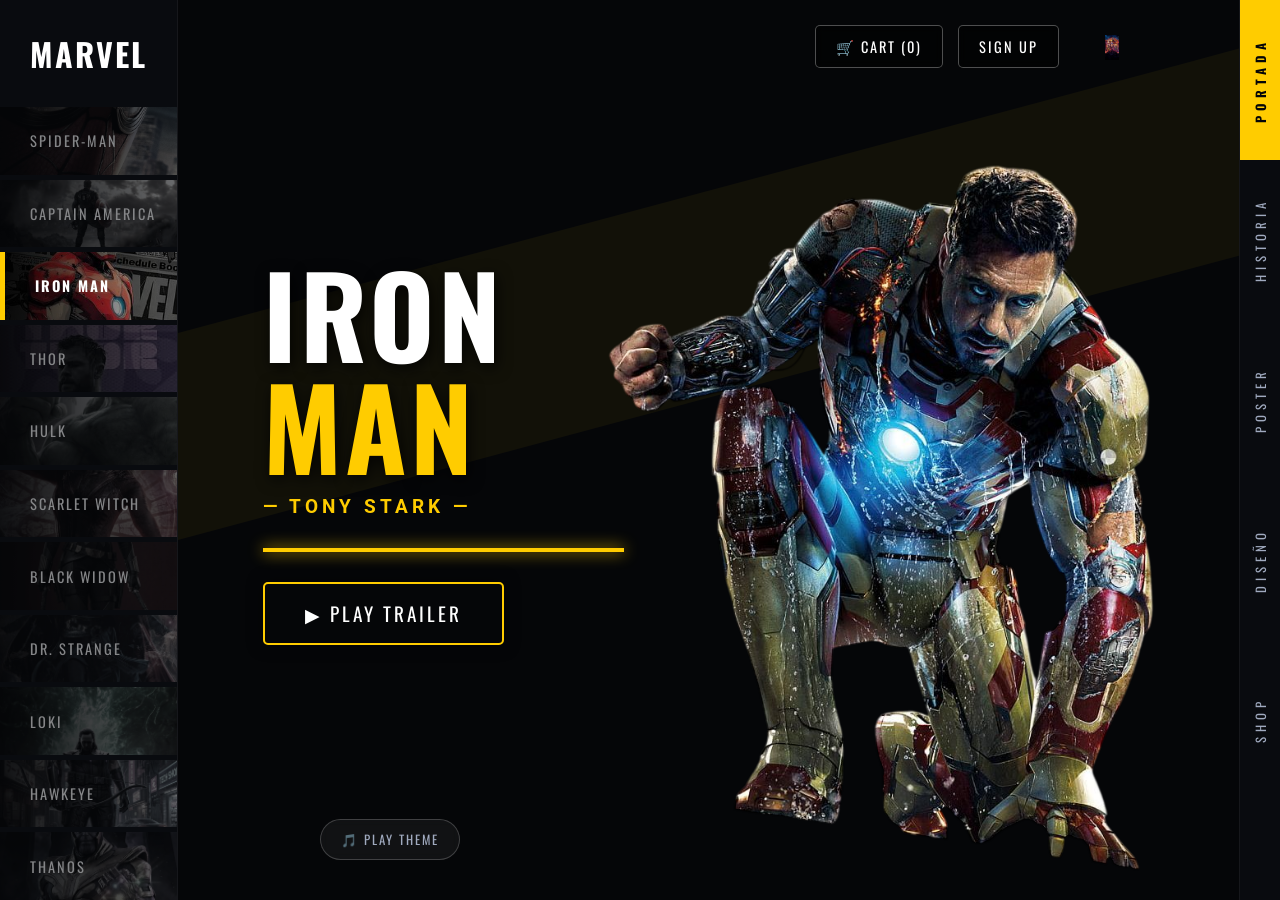
<file: templates/index.html>
<!DOCTYPE html>
<html lang="en">
<head>
    <meta charset="UTF-8">
    <title>Marvel Cinematic Interface</title>
    <link href="https://fonts.googleapis.com/css2?family=Oswald:wght@300;400;700&family=Roboto:wght@300;400;700&display=swap" rel="stylesheet">
    
    <style>
        /* =========================================
           CSS STYLING - CINEMATIC DASHBOARD
        ========================================= */
        :root {
            --theme-color: #ffcc00; 
            --bg-dark: #0a0c10;
            --bg-darker: #050608;
            --text-light: #a0aabf;
        }

        body.theme-thor { --theme-color: #4da6ff; }
        body.theme-captain_america { --theme-color: #005bbb; }
        body.theme-iron_man { --theme-color: #ffcc00; }
        body.theme-hulk { --theme-color: #39ff14; }
        body.theme-spiderman { --theme-color: #e23636; }
        body.theme-scarlet_witch { --theme-color: #d90429; }
        body.theme-black_widow { --theme-color: #c70039; }
        body.theme-doctor_strange { --theme-color: #8a2be2; }
        body.theme-thanos { --theme-color: #6a0dad; }
        body.theme-loki { --theme-color: #ff6f61; }
        body.theme-hawkeye { --theme-color: #ff6f61; } 

        * { box-sizing: border-box; margin: 0; padding: 0; }

        body {
            background-color: var(--bg-darker);
            color: white;
            font-family: 'Roboto', sans-serif;
            height: 100vh;
            width: 100vw;
            overflow: hidden;
            display: flex;
            transition: background 0.5s ease;
        }

        /* =========================================
           EPIC CINEMATIC ANIMATIONS
        ========================================= */
        
        /* 1. Continuous Floating Effect */
        @keyframes hoverFloat {
            0% { transform: translateY(0); }
            50% { transform: translateY(-15px); }
            100% { transform: translateY(0); }
        }

        /* 2. Holographic Scan Reveal */
        @keyframes holoReveal {
            0% { 
                clip-path: inset(100% 0 0 0); 
                opacity: 0; 
                filter: brightness(2) drop-shadow(0 0 20px var(--theme-color)); 
            }
            50% { 
                filter: brightness(1.5) drop-shadow(0 0 10px var(--theme-color)); 
            }
            100% { 
                clip-path: inset(0 0 0 0); 
                opacity: 1; 
                filter: brightness(1) drop-shadow(0 0 0 transparent); 
            }
        }

        .holo-anim {
            animation: holoReveal 0.8s cubic-bezier(0.16, 1, 0.3, 1) forwards;
        }

        /* 3. High-Tech Text Glitch */
        @keyframes techGlitch {
            0%, 96%, 98%, 100% { transform: translate(0); opacity: 1; text-shadow: none; }
            97% { transform: translate(-2px, 2px); opacity: 0.9; text-shadow: 3px 0px red, -3px 0px cyan; }
            99% { transform: translate(2px, -2px); opacity: 0.8; text-shadow: -3px 0px red, 3px 0px cyan; }
        }

        .glitch-text {
            animation: techGlitch 4s infinite;
        }

        /* =========================================
           CINEMATIC SPARKS BACKGROUND
        ========================================= */
        .sparks-container {
            position: fixed; top: 0; left: 0; width: 100vw; height: 100vh;
            pointer-events: none; z-index: 0; overflow: hidden;
        }
        .spark { position: absolute; bottom: -100vh; background: transparent; border-radius: 50%; }

        .layer1 {
            width: 2px; height: 2px;
            box-shadow: 20vw 10vh 2px var(--theme-color), 40vw 30vh 2px var(--theme-color), 60vw 5vh 2px var(--theme-color), 80vw 50vh 2px var(--theme-color), 10vw 80vh 2px var(--theme-color), 90vw 20vh 2px var(--theme-color), 30vw 90vh 2px var(--theme-color), 70vw 70vh 2px var(--theme-color);
            animation: sparks-rise 15s linear infinite; opacity: 0.8;
        }
        .layer2 {
            width: 3px; height: 3px;
            box-shadow: 15vw 15vh 3px var(--theme-color), 45vw 45vh 3px var(--theme-color), 75vw 25vh 3px var(--theme-color), 85vw 85vh 3px var(--theme-color), 5vw 60vh 3px var(--theme-color), 95vw 40vh 3px var(--theme-color), 25vw 75vh 3px var(--theme-color), 65vw 10vh 3px var(--theme-color);
            animation: sparks-rise 25s linear infinite; opacity: 0.5;
        }
        .layer3 {
            width: 5px; height: 5px;
            box-shadow: 22vw 22vh 5px var(--theme-color), 55vw 55vh 5px var(--theme-color), 88vw 33vh 5px var(--theme-color), 12vw 88vh 5px var(--theme-color);
            animation: sparks-rise 40s linear infinite; opacity: 0.3; filter: blur(2px);
        }
        @keyframes sparks-rise { 0% { transform: translateY(0); } 100% { transform: translateY(-200vh); } }


        /* LEFT SIDEBAR */
        .left-sidebar {
            width: 280px; height: 100vh; background: rgba(10, 12, 16, 0.95); border-right: 1px solid rgba(255, 255, 255, 0.05);
            display: flex; flex-direction: column; z-index: 50; backdrop-filter: blur(10px);
        }
        .brand-logo { padding: 30px; font-family: 'Oswald', sans-serif; font-size: 2rem; font-weight: 700; letter-spacing: 2px; color: white; }
        .thumbnail-list { flex-grow: 1; overflow-y: auto; display: flex; flex-direction: column; gap: 5px; }
        .thumbnail-list::-webkit-scrollbar { display: none; }
        .thumb-item { position: relative; height: 90px; cursor: pointer; overflow: hidden; opacity: 0.5; transition: all 0.3s ease; display: flex; align-items: center; }
        .thumb-item img { position: absolute; width: 100%; height: 100%; object-fit: cover; z-index: 1; filter: grayscale(80%); transition: all 0.3s ease; }
        .thumb-overlay { position: absolute; z-index: 2; width: 100%; height: 100%; background: linear-gradient(90deg, rgba(0,0,0,0.9) 0%, rgba(0,0,0,0.2) 100%); }
        .thumb-name { position: relative; z-index: 3; padding-left: 30px; font-family: 'Oswald', sans-serif; font-size: 0.9rem; letter-spacing: 2px; text-transform: uppercase; }
        .thumb-item:hover { opacity: 0.8; }
        .thumb-item.active { opacity: 1; border-left: 5px solid var(--theme-color); }
        .thumb-item.active img { filter: grayscale(0%); }
        .thumb-item.active .thumb-name { color: white; font-weight: 700; }

        /* MAIN CONTENT AREA */
        .main-content { flex-grow: 1; position: relative; display: flex; flex-direction: column; background-color: #050608; }

        /* Top Right Elements */
        .top-right-logo { position: absolute; top: 35px; right: 120px; height: 25px; z-index: 100; }
        .top-right-logo img { height: 100%; opacity: 0.9; }
        .top-actions { position: absolute; top: 25px; right: 180px; z-index: 100; display: flex; gap: 15px; align-items: center; }
        .signup-btn, .cart-btn-top { color: white; text-decoration: none; font-family: 'Oswald', sans-serif; letter-spacing: 2px; font-size: 0.9rem; padding: 10px 20px; transition: 0.3s; border: 1px solid rgba(255,255,255,0.3); border-radius: 5px; cursor: pointer; background: rgba(0,0,0,0.5); backdrop-filter: blur(5px); }
        .signup-btn:hover, .cart-btn-top:hover { background: var(--theme-color); color: black; border-color: var(--theme-color); }

        /* MASTER TABS */
        .master-tab { display: none; height: 100%; width: 100%; animation: fadeIn 0.4s ease forwards; position: relative; z-index: 10; overflow-y: auto; overflow-x: hidden; scroll-behavior: smooth; }
        .master-tab.active-master { display: block; }
        .master-tab::-webkit-scrollbar { width: 8px; }
        .master-tab::-webkit-scrollbar-track { background: rgba(0,0,0,0.5); }
        .master-tab::-webkit-scrollbar-thumb { background: var(--theme-color); border-radius: 10px; }
        @keyframes fadeIn { from { opacity: 0; transform: translateY(15px); } to { opacity: 1; transform: translateY(0); } }

        /* SCROLLING LAYOUT (BATTLEFIELD STYLE) */
        .scroll-section { position: relative; width: 100%; min-height: 100vh; padding: 100px 8%; display: flex; align-items: center; }
        .hero-section { justify-content: flex-start; }
        
        .movie-info-left { position: relative; z-index: 10; max-width: 500px; }
        .movie-title { font-family: 'Oswald', sans-serif; font-size: 7rem; font-weight: 700; margin: 0; line-height: 1; letter-spacing: 3px; text-transform: uppercase; text-shadow: 2px 4px 15px rgba(0,0,0,0.8); color: white;}
        .character-name { font-size: 1.2rem; color: var(--theme-color); letter-spacing: 4px; margin-top: 15px; font-weight: bold; }
        .divider-line { width: 150%; height: 4px; background-color: var(--theme-color); margin: 30px 0; box-shadow: 0 0 15px var(--theme-color); transition: background-color 0.5s ease; }

        /* Hero Cutout Fix (Contain + Bottom) */
        .hero-bg-cutout {
            position: absolute; right: 5%; bottom: 0; height: 90vh; z-index: 1;
            filter: drop-shadow(-20px 20px 30px rgba(0,0,0,0.8)); pointer-events: none;
            transition: opacity 0.5s ease, transform 0.5s ease;
            object-fit: contain; object-position: center bottom;
        }

        .diagonal-accent { position: absolute; width: 150%; height: 200px; background: var(--theme-color); transform: rotate(-15deg); z-index: 0; opacity: 0.05; transition: background 0.5s ease; }
        .accent-1 { top: 20%; left: -20%; }
        .accent-2 { bottom: -100px; right: -20%; }

        .feature-section { background: rgba(255,255,255,0.02); border-top: 1px solid rgba(255,255,255,0.05); border-bottom: 1px solid rgba(255,255,255,0.05); display: flex; gap: 50px; min-height: 70vh; }
        .feature-image { flex: 1; display: flex; justify-content: center; }
        .feature-image img { max-height: 60vh; border-radius: 10px; filter: drop-shadow(0 20px 30px rgba(0,0,0,0.9)); transition: 0.5s ease; }
        .feature-content { flex: 1; display: flex; flex-direction: column; justify-content: center; }
        .big-header { font-family: 'Oswald', sans-serif; font-size: 2.5rem; line-height: 1.1; margin-bottom: 20px; color: var(--theme-color); letter-spacing: 4px; text-transform: uppercase;}
        .big-header span { color: white; font-size: 1.2rem; display: block; letter-spacing: 5px; margin-top: 10px;}

        .action-btn { background: transparent; color: white; border: 2px solid var(--theme-color); padding: 15px 40px; font-family: 'Oswald', sans-serif; font-size: 1.2rem; letter-spacing: 3px; cursor: pointer; transition: all 0.3s; width: fit-content; text-transform: uppercase; box-shadow: 0 0 15px rgba(0,0,0,0.5); border-radius: 5px; }
        .action-btn:hover { background: var(--theme-color); color: black; transform: scale(1.05); box-shadow: 0 0 25px var(--theme-color); }

        .centerpiece-section { display: flex; justify-content: space-between; align-items: center; min-height: 80vh; text-align: center; }
        .side-text-block { flex: 1; text-align: left; padding: 0 40px; }
        .side-text-block.right { text-align: right; }
        .side-text-block h3 { font-family: 'Oswald', sans-serif; font-size: 1.5rem; color: white; letter-spacing: 2px; margin-bottom: 15px; text-transform: uppercase; }
        .side-text-block p { color: var(--text-light); font-size: 0.95rem; line-height: 1.6; }
        .center-focus { flex: 1; position: relative; display: flex; justify-content: center; align-items: center; height: 600px; }
        .center-bg-box { position: absolute; width: 250px; height: 400px; background: var(--theme-color); z-index: 1; transition: 0.5s ease; border-radius: 10px; opacity: 0.8;}
        .center-focus img { position: relative; z-index: 2; height: 110%; filter: drop-shadow(0px 20px 20px rgba(0,0,0,0.8)); transition: 0.5s ease; object-fit: contain;}

        .roster-section { flex-direction: column; align-items: flex-start; padding-bottom: 150px; }
        .roster-grid { display: flex; gap: 20px; width: 100%; margin-top: 50px; justify-content: space-between; }
        .roster-card { flex: 1; background: rgba(255,255,255,0.03); border: 1px solid rgba(255,255,255,0.1); height: 500px; display: flex; flex-direction: column; transition: transform 0.2s ease-out, box-shadow 0.2s ease-out; cursor: pointer; position: relative; overflow: hidden; transform-style: preserve-3d; perspective: 1000px;}
        .roster-card:hover { transform: rotateX(5deg) rotateY(-5deg) scale(1.05); box-shadow: -15px 15px 30px rgba(0,0,0, 0.4); border-color: var(--theme-color); z-index: 10; background: rgba(255,255,255,0.08); }
        .roster-card-img { height: 70%; width: 100%; background: rgba(0,0,0,0.5); display: flex; justify-content: center; align-items: center; padding: 20px; }
        .roster-card-img img { max-height: 100%; max-width: 100%; object-fit: contain; opacity: 0.8; transition: 0.3s; }
        .roster-card:hover .roster-card-img img { opacity: 1; transform: scale(1.1); }
        .roster-card-info { padding: 20px; border-top: 1px solid rgba(255,255,255,0.05); }
        .roster-card-info h4 { font-family: 'Oswald', sans-serif; font-size: 1.2rem; color: white; letter-spacing: 2px; margin-bottom: 10px; }
        .stat-bar { display: flex; align-items: center; margin-bottom: 5px; font-size: 0.7rem; color: var(--text-light); }
        .stat-bar span { width: 60px; }
        .stat-fill { flex: 1; height: 4px; background: rgba(255,255,255,0.1); margin-left: 10px; position: relative; }
        .stat-fill::after { content: ''; position: absolute; top: 0; left: 0; height: 100%; background: var(--theme-color); transition: 0.5s ease; }

        /* OTHER LAYOUTS & SHOP */
        .character-title { display: flex; flex-direction: column; font-family: 'Oswald', sans-serif; font-size: 8rem; line-height: 0.9; margin-bottom: 30px; text-transform: uppercase; letter-spacing: 5px; }
        .title-bold { font-weight: 700; color: white; }
        .title-light { font-weight: 300; color: var(--theme-color); }
        .full-page-content { padding: 100px; width: 100%; min-height: 100vh; display: flex; flex-direction: column; justify-content: center; background: url('/static/marvel_background.jpg') center top/cover fixed;}
        .full-page-content::before { content: ''; position: absolute; top: 0; left: 0; right: 0; bottom: 0; background: rgba(5,6,8,0.85); z-index: 0; }
        .full-page-content > * { position: relative; z-index: 1; }
        .section-text { font-size: 1.1rem; line-height: 1.8; color: #cacedb; white-space: pre-wrap; max-width: 600px; }
        
        .history-columns { display: column; column-count: 2; column-gap: 50px; margin-top: 30px; }
        .poster-container { display: flex; justify-content: center; align-items: center; min-height: 100vh; width: 100%; background: #050608; }
        .poster-image { height: 80vh; border-radius: 15px; box-shadow: 0 20px 50px rgba(0,0,0,0.9); border: 2px solid rgba(255,255,255,0.1); }
        .hud-grid { display: grid; grid-template-columns: 1fr 1fr; gap: 40px; margin-top: 40px; }
        .hud-box { background: rgba(0, 20, 40, 0.4); border: 1px solid var(--theme-color); padding: 30px; border-radius: 10px; backdrop-filter: blur(5px); }
        .hud-title { font-family: 'Oswald', sans-serif; color: white; letter-spacing: 2px; margin-bottom: 15px; border-bottom: 1px solid rgba(255,255,255,0.2); padding-bottom: 10px; }

        .shop-wrapper { width: 100%; padding: 100px 10%; display: flex; flex-direction: column; align-items: center; min-height: 100vh;}
        .shop-header h2 { font-family: 'Oswald', sans-serif; font-size: 4rem; color: white; letter-spacing: 5px; margin-bottom: 40px; text-transform: uppercase; }
        .product-gallery { display: flex; justify-content: center; gap: 50px; flex-wrap: wrap; width: 100%; }
        .product-item { width: 280px; background: rgba(0,0,0,0.6); border: 1px solid var(--theme-color); border-radius: 10px; padding: 15px; display: flex; flex-direction: column; transition: transform 0.3s ease; backdrop-filter: blur(5px); }
        .product-item:hover { transform: translateY(-5px); box-shadow: 0 10px 20px rgba(0,0,0,0.5); }
        .product-image-box { width: 100%; height: 320px; border-radius: 8px; overflow: hidden; margin-bottom: 20px; background-color: #1a1a1a; }
        .product-image-box img { width: 100%; height: 100%; object-fit: cover; }
        .product-details h3 { font-family: 'Oswald', sans-serif; color: white; font-size: 1.3rem; margin: 0 0 5px 0; }
        .product-price { font-size: 1.1rem; color: var(--text-light); margin-bottom: 15px; font-weight: bold; }
        
        .button-group { display: flex; gap: 10px; width: 100%; margin-top: auto; }
        .cart-btn, .buy-btn { flex: 1; padding: 10px 0; font-family: 'Oswald', sans-serif; font-size: 0.9rem; letter-spacing: 1px; cursor: pointer; transition: 0.3s; border-radius: 4px; text-align: center; text-transform: uppercase; }
        .cart-btn { background: transparent; color: white; border: 1px solid rgba(255, 255, 255, 0.5); }
        .cart-btn:hover { background: rgba(255, 255, 255, 0.1); border-color: white; }
        .buy-btn { background: var(--theme-color, #ffcc00); color: #000; border: 1px solid var(--theme-color, #ffcc00); font-weight: bold; }
        .buy-btn:hover { background: white; border-color: white; color: black; }

        /* CART MODAL STYLES */
        .modal-overlay { display: none; position: fixed; top: 0; left: 0; width: 100%; height: 100%; background-color: rgba(0, 0, 0, 0.85); z-index: 1000; justify-content: center; align-items: center; backdrop-filter: blur(5px); }
        .modal-content { background-color: #0c1015; padding: 40px; border-radius: 10px; width: 500px; max-width: 90%; position: relative; border: 1px solid var(--theme-color); box-shadow: 0 20px 50px rgba(0,0,0,0.8); }
        .close-btn { position: absolute; top: 15px; right: 25px; font-size: 30px; cursor: pointer; color: #a0aabf; transition: 0.3s; }
        .close-btn:hover { color: var(--theme-color); }
        .cart-item-row { display: flex; justify-content: space-between; padding: 15px 0; border-bottom: 1px solid rgba(255,255,255,0.1); align-items: center; }
        .cart-item-name { font-family: 'Oswald', sans-serif; color: white; font-size: 1.1rem; }
        .cart-item-price { color: var(--theme-color); font-weight: bold; }

        /* RIGHT SIDEBAR */
        .right-sidebar { width: 80px; height: 100vh; background: rgba(10, 12, 16, 0.95); border-left: 1px solid rgba(255, 255, 255, 0.05); display: flex; flex-direction: column; align-items: center; z-index: 50; position: relative; }
        .v-nav-item { width: 100%; height: 160px; display: flex; align-items: center; justify-content: center; cursor: pointer; transition: 0.4s ease; }
        .v-text { writing-mode: vertical-rl; transform: rotate(180deg); font-family: 'Oswald', sans-serif; font-size: 0.8rem; letter-spacing: 5px; color: var(--text-light); pointer-events: none; }
        .v-nav-item:hover .v-text { color: white; }
        .v-nav-item.active-v-nav { background-color: var(--theme-color); }
        .v-nav-item.active-v-nav .v-text { color: var(--bg-darker); font-weight: 700; }

        #music-btn { position: absolute; bottom: 40px; left: 320px; padding: 10px 20px; background: rgba(255, 255, 255, 0.05); color: #a0aabf; border: 1px solid rgba(255, 255, 255, 0.2); border-radius: 30px; font-family: 'Oswald', sans-serif; letter-spacing: 2px; cursor: pointer; font-size: 0.8rem; transition: 0.3s; z-index: 100; backdrop-filter: blur(5px); }
        #music-btn:hover, #music-btn.playing { color: var(--theme-color); border-color: var(--theme-color); }
    </style>
</head>
<body class="theme-iron_man">

    <audio id="theme-song" loop>
        <source src="/static/marvel_theme.mp3" type="audio/mpeg">
    </audio>
    <button id="music-btn" onclick="toggleMusic()">🎵 PLAY THEME</button>

    <div class="sparks-container">
        <div class="spark layer1"></div>
        <div class="spark layer2"></div>
        <div class="spark layer3"></div>
    </div>

    <aside class="left-sidebar">
        <div class="brand-logo">MARVEL</div>
        <div class="thumbnail-list">
            <div class="thumb-item" id="thumb-spiderman" onclick="selectCharacter('spiderman')">
                <img src="/static/spiderman_thumbnail.png" alt="Spider-Man"><div class="thumb-overlay"></div><span class="thumb-name">SPIDER-MAN</span>
            </div>
            <div class="thumb-item" id="thumb-captain_america" onclick="selectCharacter('captain_america')">
                <img src="/static/cap_thumbnail.png" alt="Cap"><div class="thumb-overlay"></div><span class="thumb-name">CAPTAIN AMERICA</span>
            </div>
            <div class="thumb-item active" id="thumb-iron_man" onclick="selectCharacter('iron_man')">
                <img src="/static/ironman_thumbnail.png" alt="Iron Man"><div class="thumb-overlay"></div><span class="thumb-name">IRON MAN</span>
            </div>
            <div class="thumb-item" id="thumb-thor" onclick="selectCharacter('thor')">
                <img src="/static/thor_thumbnail.png" alt="Thor"><div class="thumb-overlay"></div><span class="thumb-name">THOR</span>
            </div>
            <div class="thumb-item" id="thumb-hulk" onclick="selectCharacter('hulk')">
                <img src="/static/hulk_thumbnail.png" alt="Hulk"><div class="thumb-overlay"></div><span class="thumb-name">HULK</span>
            </div>
            <div class="thumb-item" id="thumb-scarlet_witch" onclick="selectCharacter('scarlet_witch')">
                <img src="/static/scarlet_witch_thumbnail.png" alt="Scarlet"><div class="thumb-overlay"></div><span class="thumb-name">SCARLET WITCH</span>
            </div>
            <div class="thumb-item" id="thumb-black_widow" onclick="selectCharacter('black_widow')">
                <img src="/static/black_widow_thumbnail.png" alt="Black Widow"><div class="thumb-overlay"></div><span class="thumb-name">BLACK WIDOW</span>
            </div>
            <div class="thumb-item" id="thumb-dr_strange" onclick="selectCharacter('dr_strange')">
                <img src="/static/dr_strange_thumbnail.png" alt="Dr. Strange"><div class="thumb-overlay"></div><span class="thumb-name">DR. STRANGE</span>
            </div>
            <div class="thumb-item" id="thumb-loki" onclick="selectCharacter('loki')">
                <img src="/static/loki_thumbnail.png" alt="Loki"><div class="thumb-overlay"></div><span class="thumb-name">LOKI</span>
            </div>
            <div class="thumb-item" id="thumb-hawkeye" onclick="selectCharacter('hawkeye')">
                <img src="/static/hawkeye_thumbnail.png" alt="Hawkeye"><div class="thumb-overlay"></div><span class="thumb-name">HAWKEYE</span>
            </div>
            <div class="thumb-item" id="thumb-thanos" onclick="selectCharacter('thanos')">
                <img src="/static/thanos_thumbnail.png" alt="Thanos"><div class="thumb-overlay"></div><span class="thumb-name">THANOS</span>
            </div>
        </div>
    </aside>

    <main class="main-content">
        
        <div class="top-right-logo">
            <img src="/static/avenger.jpg" alt="Marvel Logo" onerror="this.style.display='none'">
        </div>

        <div class="top-actions">
            <a class="cart-btn-top" onclick="toggleCartModal(true)">🛒 CART (<span id="cart-count">0</span>)</a>
            <a href="/signup" id="auth-btn" class="signup-btn">SIGN UP</a>
        </div>

        <div id="master-portada" class="master-tab active-master">
            <div class="diagonal-accent accent-1"></div>
            
            <div class="scroll-section hero-section">
                <div class="movie-info-left">
                    <h1 class="movie-title glitch-text">
                        <span id="title-first">IRON</span> <br> <span id="title-second" style="color: var(--theme-color);">MAN</span>
                    </h1>
                    <p class="character-name">— <span id="realName">TONY STARK</span> —</p>
                    
                    <div class="divider-line"></div>
                    
                    <button id="playTrailerBtn" class="action-btn">
                        ▶ PLAY TRAILER
                    </button>
                </div>
                
                <img class="hero-bg-cutout holo-anim" id="detail-image" src="/static/ironman_cutout.png" alt="Hero Standee" style="animation: hoverFloat 6s ease-in-out infinite, holoReveal 0.8s forwards;">
            </div>

            <div class="scroll-section feature-section">
                <div class="feature-image">
                    <img id="feature-image" src="/static/ironman_thumbnail.png" alt="Suit Display">
                </div>
                <div class="feature-content">
                    <h2 class="big-header">OFFICIAL ARCHIVES<br><span>DATABASE LOADED</span></h2>
                    <p class="section-text" id="detail-synopsis">After a life-threatening incident, Tony Stark creates a mechanized suit of armor to save his own life and escape captivity. He continues to refine his technology, fighting foes in a high-tech suit.</p>
                </div>
            </div>

            <div class="scroll-section centerpiece-section">
                <div class="diagonal-accent accent-2"></div>
                <div class="side-text-block">
                    <h3>CUSTOMIZE YOUR GEAR</h3>
                    <p>Your journey through the Marvel Universe is entirely unique. Review the tactical data and prepare for the battle ahead.</p>
                </div>
                <div class="center-focus">
                    <div class="center-bg-box"></div>
                    <img id="center-image" src="/static/ironman_cutout.png" alt="Center Hero">
                </div>
                <div class="side-text-block right">
                    <h3>NEVER BE THE SAME</h3>
                    <p>The most intense, immersive combat experience yet. Every battle is different. Every upgrade matters.</p>
                </div>
            </div>

            <div class="scroll-section roster-section">
                <h2 class="big-header" style="text-align: left;">UPGRADE YOUR<br><span style="color:white; margin-top:0;">ARMORY</span></h2>
                
                <div class="roster-grid">
                    <div class="roster-card">
                        <div class="roster-card-img"><img src="/static/ironman_cutout.png"></div>
                        <div class="roster-card-info">
                            <h4>MARK I ARMOR</h4>
                            <div class="stat-bar"><span>DAMAGE</span><div class="stat-fill" style="width: 80%;"></div></div>
                            <div class="stat-bar"><span>MOBILITY</span><div class="stat-fill" style="width: 30%;"></div></div>
                            <div class="stat-bar"><span>DEFENSE</span><div class="stat-fill" style="width: 90%;"></div></div>
                        </div>
                    </div>
                    <div class="roster-card">
                        <div class="roster-card-img"><img src="/static/spiderman_cutout.png"></div>
                        <div class="roster-card-info">
                            <h4>IRON SPIDER</h4>
                            <div class="stat-bar"><span>DAMAGE</span><div class="stat-fill" style="width: 70%;"></div></div>
                            <div class="stat-bar"><span>MOBILITY</span><div class="stat-fill" style="width: 100%;"></div></div>
                            <div class="stat-bar"><span>DEFENSE</span><div class="stat-fill" style="width: 60%;"></div></div>
                        </div>
                    </div>
                    <div class="roster-card">
                        <div class="roster-card-img"><img src="/static/cap_cutout.png"></div>
                        <div class="roster-card-info">
                            <h4>VIBRANIUM SHIELD</h4>
                            <div class="stat-bar"><span>DAMAGE</span><div class="stat-fill" style="width: 60%;"></div></div>
                            <div class="stat-bar"><span>MOBILITY</span><div class="stat-fill" style="width: 70%;"></div></div>
                            <div class="stat-bar"><span>DEFENSE</span><div class="stat-fill" style="width: 100%;"></div></div>
                        </div>
                    </div>
                    <div class="roster-card">
                        <div class="roster-card-img"><img src="/static/thor_cutout.png"></div>
                        <div class="roster-card-info">
                            <h4>STORMBREAKER</h4>
                            <div class="stat-bar"><span>DAMAGE</span><div class="stat-fill" style="width: 100%;"></div></div>
                            <div class="stat-bar"><span>MOBILITY</span><div class="stat-fill" style="width: 80%;"></div></div>
                            <div class="stat-bar"><span>DEFENSE</span><div class="stat-fill" style="width: 80%;"></div></div>
                        </div>
                    </div>
                </div>
            </div>
        </div>

        <div id="master-historia" class="master-tab">
            <div class="full-page-content">
                <h1 class="character-title glitch-text"><span class="title-bold">COMIC</span><span class="title-light">ORIGIN</span></h1>
                <h2 class="section-header">ARCHIVE RECORDS</h2>
                <div class="history-columns">
                    <p class="section-text" id="detail-history">Database loading...</p>
                </div>
            </div>
        </div>

        <div id="master-poster" class="master-tab">
            <div class="poster-container">
                <img class="poster-image holo-anim" id="detail-poster" src="/static/ironman_thumbnail.png" alt="Movie Poster">
            </div>
        </div>

        <div id="master-diseno" class="master-tab">
            <div class="full-page-content">
                <h1 class="character-title glitch-text"><span class="title-bold">TECH</span><span class="title-light">SPECS</span></h1>
                <div class="hud-grid">
                    <div class="hud-box">
                        <h3 class="hud-title">COMBAT RATING</h3>
                        <p class="section-text" id="detail-combat">Loading...</p>
                    </div>
                    <div class="hud-box">
                        <h3 class="hud-title">SPECIAL ABILITIES</h3>
                        <p class="section-text" id="detail-abilities">Loading...</p>
                    </div>
                </div>
            </div>
        </div>

        <div id="master-shop" class="master-tab">
            <div class="shop-wrapper">
                <div class="shop-header">
                    <h2>MARVEL GEAR</h2>
                </div>
                <div class="product-gallery">
                    <div class="product-item">
                        <div class="product-image-box"><img src="/static/ironman_shirt.png" alt="Iron Man Tech Tee"></div>
                        <div class="product-details">
                            <h3>Iron Man Tech Tee</h3><div class="product-price">₹4,500</div>
                            <div class="button-group">
                                <button class="cart-btn" onclick="addToCart('Iron Man Tech Tee', 4500, event)">ADD TO CART</button>
                                <button class="buy-btn" onclick="initiatePayment(4500)">BUY NOW</button>
                            </div>
                        </div>
                    </div>
                    
                    <div class="product-item">
                        <div class="product-image-box"><img src="/static/spidey_shirt.png" alt="Spider-Man Streetwear"></div>
                        <div class="product-details">
                            <h3>Spider-Man Streetwear</h3><div class="product-price">₹5,600</div>
                            <div class="button-group">
                                <button class="cart-btn" onclick="addToCart('Spider-Man Streetwear', 5600, event)">ADD TO CART</button>
                                <button class="buy-btn" onclick="initiatePayment(5600)">BUY NOW</button>
                            </div>
                        </div>
                    </div>

                    <div class="product-item">
                        <div class="product-image-box"><img src="/static/cap_shirt.png" alt="Captain America Shield Tee"></div>
                        <div class="product-details">
                            <h3>Captain America Shield Tee</h3><div class="product-price">₹4,800</div>
                            <div class="button-group">
                                <button class="cart-btn" onclick="addToCart('Captain America Shield Tee', 4800, event)">ADD TO CART</button>
                                <button class="buy-btn" onclick="initiatePayment(4800)">BUY NOW</button>
                            </div>
                        </div>
                    </div>

                    <div class="product-item">
                        <div class="product-image-box"><img src="/static/loki_shirt.png" alt="God of Mischief Hoodie"></div>
                        <div class="product-details">
                            <h3>God of Mischief Hoodie</h3><div class="product-price">₹5,500</div>
                            <div class="button-group">
                                <button class="cart-btn" onclick="addToCart('God of Mischief Hoodie', 5500, event)">ADD TO CART</button>
                                <button class="buy-btn" onclick="initiatePayment(5500)">BUY NOW</button>
                            </div>
                        </div>
                    </div>

                    <div class="product-item">
                        <div class="product-image-box"><img src="/static/thor_shirt.png" alt="Thor Stormbreaker Tee"></div>
                        <div class="product-details">
                            <h3>Thor Stormbreaker Tee</h3><div class="product-price">₹4,200</div>
                            <div class="button-group">
                                <button class="cart-btn" onclick="addToCart('Thor Stormbreaker Tee', 4200, event)">ADD TO CART</button>
                                <button class="buy-btn" onclick="initiatePayment(4200)">BUY NOW</button>
                            </div>
                        </div>
                    </div>

                    <div class="product-item">
                        <div class="product-image-box"><img src="/static/hulk_shirt.png" alt="Hulk Gamma Graphic Tee"></div>
                        <div class="product-details">
                            <h3>Hulk Gamma Graphic Tee</h3><div class="product-price">₹4,000</div>
                            <div class="button-group">
                                <button class="cart-btn" onclick="addToCart('Hulk Gamma Graphic Tee', 4000, event)">ADD TO CART</button>
                                <button class="buy-btn" onclick="initiatePayment(4000)">BUY NOW</button>
                            </div>
                        </div>
                    </div>

                    <div class="product-item">
                        <div class="product-image-box"><img src="/static/scarlet_witch_shirt.png" alt="Scarlet Witch Chaos Hoodie"></div>
                        <div class="product-details">
                            <h3>Scarlet Witch Chaos Hoodie</h3><div class="product-price">₹5,800</div>
                            <div class="button-group">
                                <button class="cart-btn" onclick="addToCart('Scarlet Witch Chaos Hoodie', 5800, event)">ADD TO CART</button>
                                <button class="buy-btn" onclick="initiatePayment(5800)">BUY NOW</button>
                            </div>
                        </div>
                    </div>

                    <div class="product-item">
                        <div class="product-image-box"><img src="/static/dr_strange_shirt.png" alt="Sanctum Sanctorum Cloak Tee"></div>
                        <div class="product-details">
                            <h3>Sanctum Sanctorum Cloak Tee</h3><div class="product-price">₹4,900</div>
                            <div class="button-group">
                                <button class="cart-btn" onclick="addToCart('Sanctum Sanctorum Cloak Tee', 4900, event)">ADD TO CART</button>
                                <button class="buy-btn" onclick="initiatePayment(4900)">BUY NOW</button>
                            </div>
                        </div>
                    </div>

                    <div class="product-item">
                        <div class="product-image-box"><img src="/static/hawkeye_shirt.png" alt="Hawkeye Bullseye Longsleeve"></div>
                        <div class="product-details">
                            <h3>Hawkeye Bullseye Longsleeve</h3><div class="product-price">₹4,300</div>
                            <div class="button-group">
                                <button class="cart-btn" onclick="addToCart('Hawkeye Bullseye Longsleeve', 4300, event)">ADD TO CART</button>
                                <button class="buy-btn" onclick="initiatePayment(4300)">BUY NOW</button>
                            </div>
                        </div>
                    </div>

                    <div class="product-item">
                        <div class="product-image-box"><img src="/static/thanos_shirt.png" alt="Infinity Gauntlet Heavy Tee"></div>
                        <div class="product-details">
                            <h3>Infinity Gauntlet Heavy Tee</h3><div class="product-price">₹6,000</div>
                            <div class="button-group">
                                <button class="cart-btn" onclick="addToCart('Infinity Gauntlet Heavy Tee', 6000, event)">ADD TO CART</button>
                                <button class="buy-btn" onclick="initiatePayment(6000)">BUY NOW</button>
                            </div>
                        </div>
                    </div>
                </div>
            </div>
        </div>

    </main>

    <aside class="right-sidebar">
        <div id="v-nav-portada" class="v-nav-item active-v-nav" onclick="switchRightTab(event, 'portada')"><span class="v-text">PORTADA</span></div>
        <div id="v-nav-historia" class="v-nav-item" onclick="switchRightTab(event, 'historia')"><span class="v-text">HISTORIA</span></div>
        <div id="v-nav-poster" class="v-nav-item" onclick="switchRightTab(event, 'poster')"><span class="v-text">POSTER</span></div>
        <div id="v-nav-diseno" class="v-nav-item" onclick="switchRightTab(event, 'diseno')"><span class="v-text">DISEÑO</span></div>
        <div id="v-nav-shop" class="v-nav-item" onclick="switchRightTab(event, 'shop')"><span class="v-text">SHOP</span></div>
    </aside>

    <div id="cart-modal" class="modal-overlay">
        <div class="modal-content">
            <span class="close-btn" onclick="toggleCartModal(false)">&times;</span>
            <h2 style="font-family: 'Oswald', sans-serif; font-size: 2rem; color: var(--theme-color); letter-spacing: 2px; margin-bottom: 0;">YOUR ARMORY</h2>
            <p style="color: var(--text-light); margin-top: 5px; margin-bottom: 20px;">Review your gear before deployment.</p>
            
            <div id="cart-items-container" style="max-height: 300px; overflow-y: auto; padding-right: 10px;">
                </div>
            
            <div style="margin-top: 25px; border-top: 1px solid rgba(255,255,255,0.2); padding-top: 20px; display: flex; justify-content: space-between; align-items: center;">
                <h3 style="font-family: 'Oswald', sans-serif; font-size: 1.5rem; color: white;">TOTAL: <span id="cart-total-price">₹0</span></h3>
                <button class="buy-btn" style="width: auto; padding: 12px 30px;" onclick="checkoutCart()">CHECKOUT</button>
            </div>
        </div>
    </div>

    <script>
        let currentTrailerUrl = "https://www.youtube.com/watch?v=8ugaeA-nMTc"; // Default Iron Man Trailer

        const characters = {
            'spiderman': {
                titleFirst: 'SPIDER-', titleSecond: 'MAN', realName: 'PETER PARKER',
                synopsis: 'Following the events of the Infinity War, Peter Parker must step up and take on new responsibilities. Equipped with the high-tech Iron Spider armor designed by Tony Stark.',
                image: '/static/spiderman_cutout.png', poster: '/static/spiderman_thumbnail.png',
                history: 'Peter Parker gained his powers after being bitten by a radioactive spider on a high school field trip. \n\nLearning that "With great power comes great responsibility" after the tragic death of his Uncle Ben, he dedicated his life to fighting crime.',
                combat: 'STRENGTH: 8/10\nSPEED: 9/10\nDURABILITY: 7/10\nINTELLIGENCE: 9/10',
                abilities: '- Danger-warning Spider-Sense\n- Superhuman strength and agility\n- Wall-crawling\n- Web-shooters (Stark Tech)',
                theme: 'theme-spiderman',
                trailer: 'https://www.youtube.com/watch?v=t06RUxPbp_c' 
            },
            'captain_america': {
                titleFirst: 'CAPTAIN', titleSecond: 'AMERICA', realName: 'STEVE ROGERS',
                synopsis: 'Steve Rogers, the first Avenger, was frozen in ice for decades before waking up in the modern world. He serves as the moral compass and tactical leader of the Avengers.',
                image: '/static/cap_cutout.png', poster: '/static/cap_thumbnail.png',
                history: 'Born in 1918, Steve Rogers was a scrawny fine arts student who desperately wanted to fight in WWII. Rejected due to health issues, he volunteered for Project Rebirth.',
                combat: 'STRENGTH: 7/10\nSPEED: 7/10\nDURABILITY: 8/10\nINTELLIGENCE: 8/10',
                abilities: '- Master Martial Artist & Tactician\n- Enhanced human physiology\n- Indestructible Vibranium Shield',
                theme: 'theme-captain_america',
                trailer: 'https://www.youtube.com/watch?v=7SlILk2WMTI' 
            },
            'iron_man': {
                titleFirst: 'IRON', titleSecond: 'MAN', realName: 'TONY STARK',
                synopsis: 'After a life-threatening incident, Tony Stark creates a mechanized suit of armor to save his own life and escape captivity. He continues to refine his technology, fighting foes in a high-tech suit.',
                image: '/static/ironman_cutout.png', poster: '/static/ironman_thumbnail.png',
                history: 'Anthony Edward Stark inherited Stark Industries from his father. After being captured by the Ten Rings, he built the Mark I armor to escape.',
                combat: 'STRENGTH: 9/10\nSPEED: 10/10\nDURABILITY: 9/10\nINTELLIGENCE: 10/10',
                abilities: '- Genius-level intellect\n- Powered Exoskeleton\n- Repulsor Blasts & Unibeam',
                theme: 'theme-iron_man',
                trailer: 'https://www.youtube.com/watch?v=8ugaeA-nMTc' 
            },
            'thor': {
                titleFirst: 'THOR', titleSecond: 'ODINSON', realName: 'GOD OF THUNDER',
                synopsis: 'Banished to Earth to learn a lesson in humility, Thor Odinson must prove himself worthy to wield his power. Stripped of his legendary hammer, Mjolnir, Thor learns what it truly means to be a hero.',
                image: '/static/thor_cutout.png', poster: '/static/thor_thumbnail.png',
                history: 'Thor is the God of Thunder, son of Odin. Originally arrogant and reckless, his banishment to Midgard (Earth) taught him humility.',
                combat: 'STRENGTH: 10/10\nSPEED: 8/10\nDURABILITY: 10/10\nINTELLIGENCE: 6/10',
                abilities: '- Immortality and Asgardian Physiology\n- Manipulation of Weather and Lightning',
                theme: 'theme-thor',
                trailer: 'https://www.youtube.com/watch?v=v7MGUNV8MxU' 
            },
            'hulk': {
                titleFirst: 'THE', titleSecond: 'HULK', realName: 'BRUCE BANNER',
                synopsis: 'A brilliant scientist exposed to a massive dose of gamma radiation, Bruce Banner struggles to control the beast within. When provoked, he transforms into the Hulk.',
                image: '/static/hulk_cutout.png', poster: '/static/hulk_thumbnail.png',
                history: 'While working on recreating the Super Soldier Serum for the US Military, Dr. Bruce Banner subjected himself to intense Gamma Radiation.',
                combat: 'STRENGTH: 10/10\nSPEED: 8/10\nDURABILITY: 10/10\nINTELLIGENCE: 10/10',
                abilities: '- Virtually limitless physical strength\n- Regenerative Healing Factor',
                theme: 'theme-hulk',
                trailer: 'https://www.youtube.com/watch?v=xbqNb2PFKKA'
            },
            'scarlet_witch': {
                titleFirst: 'SCARLET', titleSecond: 'WITCH', realName: 'WANDA MAXIMOFF',
                synopsis: 'Starting out as an antagonist manipulated by Hydra, Wanda eventually joins the Avengers to fight for humanity. Her devastating powers allow her to alter reality.',
                image: '/static/scarlet_witch_cutout.png', poster: '/static/scarlet_witch_thumbnail.png',
                history: 'Wanda and her twin brother Pietro volunteered for Hydra experiments using the Mind Stone. The stone unlocked Wanda\'s latent magical abilities.',
                combat: 'STRENGTH: 4/10\nSPEED: 5/10\nDURABILITY: 5/10\nMAGIC: 10/10',
                abilities: '- Chaos Magic manipulation\n- Telekinesis & Telepathy\n- Reality Warping',
                theme: 'theme-scarlet_witch',
                trailer: 'https://www.youtube.com/watch?v=aISqHAApXk0'
            },
            'black_widow': {
                titleFirst: 'BLACK', titleSecond: 'WIDOW', realName: 'NATASHA ROMANOFF',
                synopsis: 'Natasha Romanoff, formerly trained in the lethal "Red Room" program, is one of the world\'s deadliest spies. After defecting from the KGB, she uses her unmatched expertise in espionage to protect the world.',
                image: '/static/black_widow_cutout.png', poster: '/static/black_widow_thumbnail.png',
                history: 'Natasha was recruited as a child into the Red Room, where she was conditioned into a master assassin. Haunted by her past, she sought redemption through S.H.I.E.L.D.',
                combat: 'STRENGTH: 5/10\nSPEED: 8/10\nDURABILITY: 5/10\nINTELLIGENCE: 9/10',
                abilities: '- Expert Martial Artist & Marksman\n- Master Spy & Infiltrator',
                theme: 'theme-black_widow',
                trailer: 'https://www.youtube.com/watch?v=Fp9pNPdNwjI'
            },
            'dr_strange': {
                titleFirst: 'DOCTOR', titleSecond: 'STRANGE', realName: 'STEPHEN STRANGE',
                synopsis: 'After a horrific car accident ends his surgical career, Stephen Strange searches for a cure in the mystic arts. He discovers a world of hidden dimensions and ancient magic as the Sorcerer Supreme.',
                image: '/static/dr_strange_cutout.png', poster: '/static/dr_strange_thumbnail.png',
                history: 'Dr. Stephen Strange was a world-renowned but arrogant neurosurgeon. After losing the use of his hands, his desperation led him to Kamar-Taj.',
                combat: 'STRENGTH: 4/10\nSPEED: 6/10\nDURABILITY: 6/10\nMAGIC: 10/10',
                abilities: '- Master of the Mystic Arts\n- Reality & Dimension Manipulation',
                theme: 'theme-dr_strange',
                trailer: 'https://www.youtube.com/watch?v=h7gvFravm4Q'
            },
            'loki': {
                titleFirst: 'LOKI', titleSecond: 'LAUFEYSON', realName: 'GOD OF MISCHIEF',
                synopsis: 'Loki, the Prince of Lies, has walked the line between hero and villain for centuries. Seeking validation and power, he has caused chaos across the Nine Realms.',
                image: '/static/loki_cutout.png', poster: '/static/loki_thumbnail.png',
                history: 'Born a Frost Giant, Loki was adopted by Odin and raised alongside Thor. Feeling perpetually in his brother\'s shadow, he turned to mischief.',
                combat: 'STRENGTH: 6/10\nSPEED: 7/10\nDURABILITY: 7/10\nINTELLIGENCE: 9/10',
                abilities: '- Master Illusionist & Shapeshifter\n- Expert Combatant & Dagger Wielder',
                theme: 'theme-loki',
                trailer: 'https://www.youtube.com/watch?v=nW948Va-l10'
            },
            'hawkeye': {
                titleFirst: 'CLINT', titleSecond: 'BARTON', realName: 'HAWKEYE',
                synopsis: 'Clint Barton, known as Hawkeye, is a founding member of the Avengers with a unique set of skills. His unparalleled accuracy with a bow and arrow, combined with his tactical mind, makes him a valuable asset.',
                image: '/static/hawkeye_cutout.png', poster: '/static/hawkeye_thumbnail.png',
                history: 'Clint grew up in a traveling circus, honing his aim. He was recruited by S.H.I.E.L.D. after being sent to eliminate Natasha Romanoff.',
                combat: 'STRENGTH: 5/10\nSPEED: 7/10\nDURABILITY: 5/10\nINTELLIGENCE: 8/10',
                abilities: '- Master Marksman & Archer\n- Expert Tactical Combatant\n- Versatile Trick Arrows',
                theme: 'theme-hawkeye',
                trailer: 'https://www.youtube.com/watch?v=5VYb3B1ETlk'
            },
            'thanos': {
                titleFirst: 'MAD', titleSecond: 'TITAN', realName: 'THANOS',
                synopsis: 'Thanos is a ruthless conqueror who seeks to bring balance to the universe by wiping out half of all life. Driven by a distorted sense of purpose, he searches for the six Infinity Stones to fulfill his vision.',
                image: '/static/thanos_cutout.png', poster: '/static/thanos_thumbnail.png',
                history: 'Born on the dying planet Titan, Thanos witnessed his race\'s extinction due to overpopulation. He swore to prevent this fate from befalling the rest of the universe.',
                combat: 'STRENGTH: 10/10\nSPEED: 7/10\nDURABILITY: 10/10\nINTELLIGENCE: 9/10',
                abilities: '- Superhuman Strength & Durability\n- Master Tactician & Combatant\n- Mastery of the Infinity Gauntlet',
                theme: 'theme-thanos',
                trailer: 'https://www.youtube.com/watch?v=6ZfuNTqbHE8'
            }
        };

        function selectCharacter(id) {
            const char = characters[id];
            if (!char) return;

            if (document.getElementById('title-first')) document.getElementById('title-first').innerText = char.titleFirst;
            if (document.getElementById('title-second')) document.getElementById('title-second').innerText = char.titleSecond;
            if (document.getElementById('realName')) document.getElementById('realName').innerText = char.realName;
            if (document.getElementById('detail-synopsis')) document.getElementById('detail-synopsis').innerText = char.synopsis;
            if (document.getElementById('detail-history')) document.getElementById('detail-history').innerText = char.history;
            if (document.getElementById('detail-combat')) document.getElementById('detail-combat').innerText = char.combat;
            if (document.getElementById('detail-abilities')) document.getElementById('detail-abilities').innerText = char.abilities;
            
            // Re-trigger Poster animation
            const posterImg = document.getElementById('detail-poster');
            if (posterImg) {
                posterImg.classList.remove('holo-anim');
                void posterImg.offsetWidth; 
                posterImg.src = char.poster;
                posterImg.classList.add('holo-anim');
            }
            
            currentTrailerUrl = char.trailer; 
            
            // Re-trigger Hero image hologram animation
            const heroImg = document.getElementById('detail-image');
            if (heroImg) {
                heroImg.classList.remove('holo-anim');
                void heroImg.offsetWidth;
                heroImg.src = char.image;
                heroImg.classList.add('holo-anim');
            }

            // Update older image elements in scrolling tab safely
            const featureImg = document.getElementById('feature-image');
            const centerImg = document.getElementById('center-image');
            
            if(featureImg) { featureImg.style.opacity = 0; featureImg.style.transform = 'scale(0.95)'; }
            if(centerImg) { centerImg.style.opacity = 0; centerImg.style.transform = 'scale(0.95)'; }

            setTimeout(() => {
                if(featureImg) { featureImg.src = char.poster; featureImg.style.opacity = 1; featureImg.style.transform = 'scale(1)'; }
                if(centerImg) { centerImg.src = char.image; centerImg.style.opacity = 1; centerImg.style.transform = 'scale(1)'; }
            }, 300);

            document.body.className = char.theme;

            document.querySelectorAll('.thumb-item').forEach(t => t.classList.remove('active'));
            document.getElementById('thumb-' + id).classList.add('active');

            if(document.getElementById('v-nav-portada')) document.getElementById('v-nav-portada').click();
            if(document.getElementById('master-portada')) document.getElementById('master-portada').scrollTo(0, 0); 
        }

        function switchRightTab(event, masterId) {
            document.querySelectorAll('.v-nav-item').forEach(item => item.classList.remove('active-v-nav'));
            event.currentTarget.classList.add('active-v-nav');

            document.querySelectorAll('.master-tab').forEach(tab => tab.classList.remove('active-master'));
            const targetTab = document.getElementById('master-' + masterId);
            if (targetTab) targetTab.classList.add('active-master');
        }

        function toggleMusic() {
            const audio = document.getElementById('theme-song');
            const btn = document.getElementById('music-btn');
            if (!audio || !btn) return;

            if (audio.paused) {
                audio.play(); 
                btn.innerText = "🔊 PAUSE THEME"; 
                btn.classList.add("playing");
            } else {
                audio.pause(); 
                btn.innerText = "🎵 PLAY THEME"; 
                btn.classList.remove("playing");
            }
        }

        document.addEventListener("DOMContentLoaded", () => {
            const playTrailerBtn = document.getElementById('playTrailerBtn');
            if (playTrailerBtn) {
                playTrailerBtn.addEventListener('click', () => {
                    if (currentTrailerUrl && currentTrailerUrl !== "") {
                        window.open(currentTrailerUrl, '_blank');
                    } else {
                        alert("Trailer coming soon for this character!");
                    }
                });
            }
        });

        // =========================================================================
        // CLOUD CART LOGIC
        // =========================================================================
        let cart = []; 

        document.addEventListener("DOMContentLoaded", async () => {
            await fetchCloudCart();
            checkLoginStatus();
        });

        async function fetchCloudCart() {
            const token = localStorage.getItem('token');
            if (!token) {
                cart = JSON.parse(localStorage.getItem('marvelCart')) || [];
                updateCartCountDisplay();
                return;
            }

            try {
                const response = await fetch('/api/cart', {
                    method: 'GET',
                    headers: { 'Authorization': 'Bearer ' + token }
                });

                if (response.ok) {
                    const dbCart = await response.json();
                    cart = dbCart.map(item => ({ name: item.item_name, price: item.item_price }));
                    updateCartCountDisplay();
                }
            } catch (err) {
                console.error("Critical issue syncing state with Cloud Storage database:", err);
            }
        }

        async function addToCart(itemName, itemPrice, event) {
            const token = localStorage.getItem('token');
            
            cart.push({ name: itemName, price: itemPrice });
            updateCartCountDisplay();

            const buttonElement = event.target;
            const originalLabel = buttonElement.innerText;
            buttonElement.innerText = "ADDED ✓";
            buttonElement.style.borderColor = "#39ff14"; 
            buttonElement.style.color = "#39ff14";
            
            setTimeout(() => {
                buttonElement.innerText = originalLabel;
                buttonElement.style.borderColor = "rgba(255, 255, 255, 0.5)";
                buttonElement.style.color = "white";
            }, 1500);

            if (token) {
                await fetch('/api/cart', {
                    method: 'POST',
                    headers: { 
                        'Content-Type': 'application/json',
                        'Authorization': 'Bearer ' + token 
                    },
                    body: JSON.stringify({ name: itemName, price: itemPrice })
                });
            } else {
                localStorage.setItem('marvelCart', JSON.stringify(cart));
            }
        }

        async function clearCart() {
            const token = localStorage.getItem('token');
            cart = [];
            updateCartCountDisplay();
            renderCartViewModal();

            if (token) {
                await fetch('/api/cart', {
                    method: 'DELETE',
                    headers: { 'Authorization': 'Bearer ' + token }
                });
            } else {
                localStorage.removeItem('marvelCart');
            }
        }

        function updateCartCountDisplay() {
            const countBadge = document.getElementById('cart-count');
            if (countBadge) countBadge.innerText = cart.length;
        }

        function toggleCartModal(show) {
            const modal = document.getElementById('cart-modal');
            if (modal) {
                modal.style.display = show ? 'flex' : 'none';
                if (show) renderCartViewModal();
            }
        }

        function renderCartViewModal() {
            const container = document.getElementById('cart-items-container');
            const totalEl = document.getElementById('cart-total-price');
            
            if (!container || !totalEl) return;
            
            container.innerHTML = ''; 
            let totalAmount = 0;

            if (cart.length === 0) {
                container.innerHTML = '<p style="color: #a0aabf; font-style: italic;">Your armory is currently empty. Visit the shop to add gear.</p>';
            } else {
                cart.forEach(item => {
                    totalAmount += item.price;
                    container.innerHTML += `
                        <div class="cart-item-row" style="display: flex; justify-content: space-between; margin-bottom: 8px;">
                            <span class="cart-item-name">${item.name}</span>
                            <span class="cart-item-price">₹${item.price}</span>
                        </div>
                    `;
                });
                
                container.innerHTML += `
                    <button onclick="clearCart()" style="background: transparent; color: #ff4d4d; border: none; cursor: pointer; padding: 8px 0; margin-top: 8px; font-weight: bold; font-family: 'Oswald', sans-serif;">Empty Cart</button>
                `;
            }
            
            totalEl.innerText = '₹' + totalAmount;
        }

        function checkoutCart() {
            if (cart.length === 0) {
                alert("Your cart is empty! Go add some gear first.");
                return;
            }
            let totalAmount = cart.reduce((sum, item) => sum + item.price, 0);
            toggleCartModal(false);
            initiatePayment(totalAmount);
        }

        // =====================================
        // PHONEPE PAYMENT LOGIC
        // =====================================
        async function initiatePayment(amount) {
            try {
                const response = await fetch('/create-order', {
                    method: 'POST',
                    headers: { 'Content-Type': 'application/json' },
                    body: JSON.stringify({ amount: amount })
                });
                
                const data = await response.json();

                if (data.url) {
                    window.location.href = data.url; 
                } else {
                    alert("Error creating order: " + (data.error || "Unknown error"));
                }
            } catch (err) {
                alert("Could not connect to PhonePe.");
                console.error(err);
            }
        }

        // =====================================
        // LOGIN CHECK
        // =====================================
        async function checkLoginStatus() {
            const token = localStorage.getItem('token');
            const authBtn = document.getElementById('auth-btn');

            if (token && authBtn) {
                authBtn.href = "#"; 
                authBtn.innerText = "MY ACCOUNT"; 

                try {
                    const response = await fetch('/profile', { 
                        method: 'GET',
                        headers: { 
                            'Content-Type': 'application/json',
                            'Authorization': 'Bearer ' + token 
                        }
                    });
                    
                    if (response.ok) {
                        const userData = await response.json();
                        if (userData.username) {
                            authBtn.innerText = "HI, " + userData.username.toUpperCase();
                        }
                    }
                } catch (error) {
                    console.log("Could not fetch username, using default text.");
                }

                authBtn.onclick = function(e) {
                    e.preventDefault();
                    if(confirm("Would you like to log out?")) {
                        localStorage.removeItem('token'); 
                        window.location.reload(); 
                    }
                };
            }
        }
    </script>
</body>
</html>
</file>
